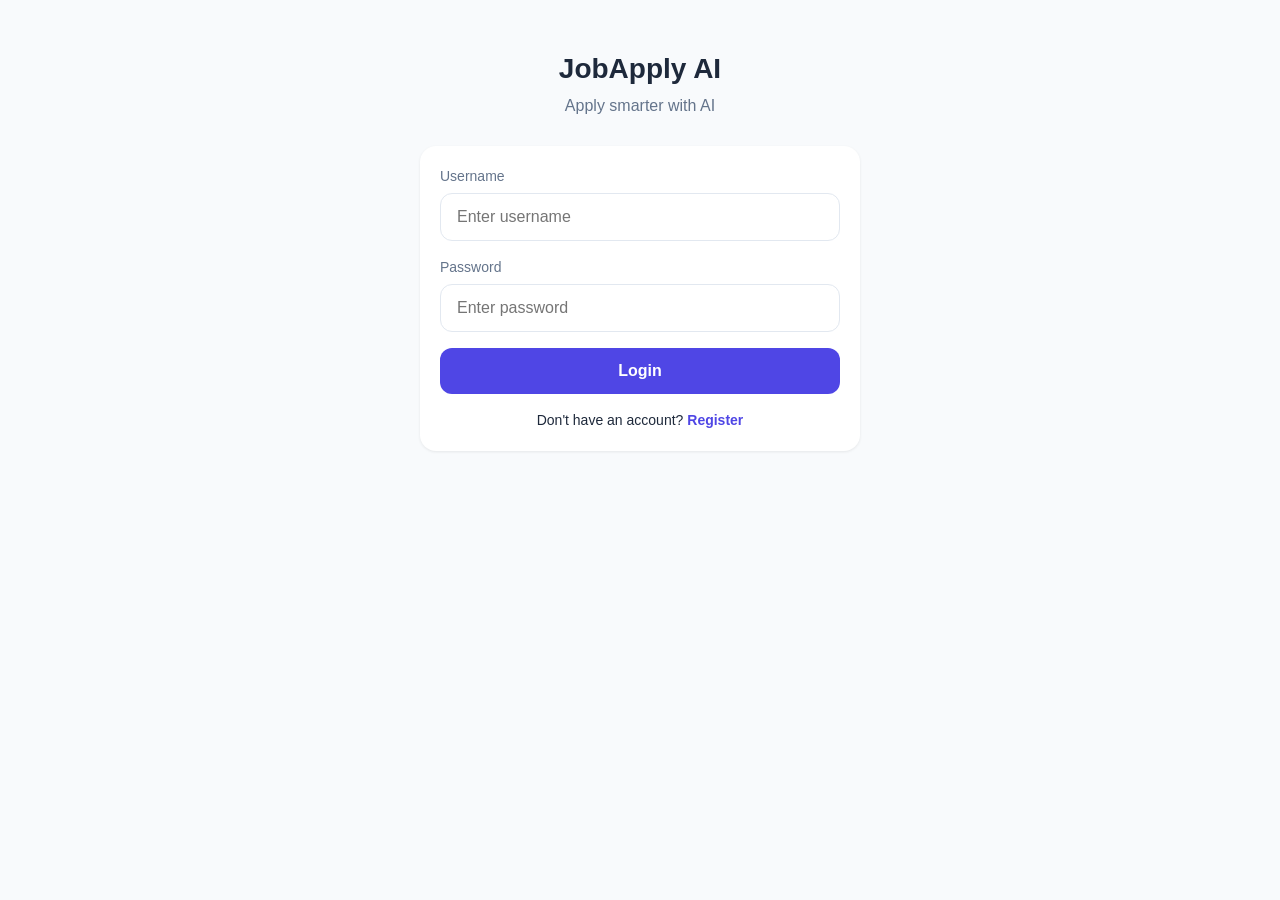
<file: frontend/index.html>
<!DOCTYPE html>
<html lang="en">
<head>
  <meta charset="UTF-8" />
  <meta name="viewport" content="width=device-width, initial-scale=1.0" />
  <meta name="theme-color" content="#4f46e5" />
  <title>JobApply AI</title>

  <link rel="manifest" href="./manifest.json" />
  <link rel="icon" href="./favicon.ico" sizes="any" />
  <link rel="icon" type="image/png" sizes="16x16" href="./favicon-16.png" />
  <link rel="icon" type="image/png" sizes="32x32" href="./favicon-32.png" />
  <link rel="apple-touch-icon" href="./icons/icon192.png" />
  <link rel="stylesheet" href="./css/main.css" />
</head>
<body>
  <div id="app">
    <!-- Screens will be injected here -->
  </div>

  <!-- Toast container -->
  <div id="toast-container"></div>

  <script type="module" src="./js/main.js"></script>
</body>
</html>
</file>
<file: frontend/css/main.css>
:root {
  --primary: #4f46e5;
  --primary-dark: #4338ca;
  --bg: #f8fafc;
  --card: #ffffff;
  --text: #1e293b;
  --text-muted: #64748b;
  --border: #e2e8f0;
  --success: #10b981;
  --danger: #ef4444;
  --radius: 16px;
}

* {
  margin: 0;
  padding: 0;
  box-sizing: border-box;
}

body {
  font-family: -apple-system, BlinkMacSystemFont, "Segoe UI", Roboto, sans-serif;
  background: var(--bg);
  color: var(--text);
  line-height: 1.5;
  min-height: 100vh;
}

#app {
  max-width: 480px;
  margin: 0 auto;
  min-height: 100vh;
  padding-bottom: 80px; /* space for bottom nav */
}

/* ===== Common ===== */
.card {
  background: var(--card);
  border-radius: var(--radius);
  padding: 20px;
  box-shadow: 0 1px 3px rgba(0,0,0,0.08);
  margin-bottom: 16px;
}

.btn {
  display: inline-flex;
  align-items: center;
  justify-content: center;
  gap: 8px;
  padding: 14px 24px;
  border: none;
  border-radius: 12px;
  font-size: 16px;
  font-weight: 600;
  cursor: pointer;
  transition: all 0.2s;
}

.btn-primary {
  background: var(--primary);
  color: white;
  width: 100%;
}

.btn-primary:hover {
  background: var(--primary-dark);
}

.btn-primary:disabled {
  opacity: 0.6;
  cursor: not-allowed;
}

.btn-outline {
  background: transparent;
  border: 2px solid var(--border);
  color: var(--text);
}

input, textarea {
  width: 100%;
  padding: 14px 16px;
  border: 1.5px solid var(--border);
  border-radius: 12px;
  font-size: 16px;
  outline: none;
  transition: border 0.2s;
}

input:focus, textarea:focus {
  border-color: var(--primary);
}

label {
  display: block;
  font-size: 14px;
  font-weight: 500;
  margin-bottom: 6px;
  color: var(--text-muted);
}

.form-group {
  margin-bottom: 16px;
}

/* ===== Bottom Navigation ===== */
.bottom-nav {
  position: fixed;
  bottom: 0;
  left: 0;
  right: 0;
  max-width: 480px;
  margin: 0 auto;
  background: white;
  border-top: 1px solid var(--border);
  display: flex;
  justify-content: space-around;
  padding: 10px 0 16px;
  z-index: 100;
}

.nav-item {
  display: flex;
  flex-direction: column;
  align-items: center;
  gap: 4px;
  font-size: 12px;
  color: var(--text-muted);
  text-decoration: none;
  background: none;
  border: none;
  cursor: pointer;
}

.nav-item.active {
  color: var(--primary);
  font-weight: 600;
}

/* ===== Toast ===== */
#toast-container {
  position: fixed;
  top: 20px;
  left: 50%;
  transform: translateX(-50%);
  z-index: 9999;
  width: 90%;
  max-width: 400px;
}

.toast {
  background: #1e293b;
  color: white;
  padding: 14px 18px;
  border-radius: 12px;
  margin-bottom: 10px;
  font-size: 14px;
  box-shadow: 0 4px 12px rgba(0,0,0,0.15);
  animation: slideIn 0.3s ease;
}

.toast.success { background: var(--success); }
.toast.error { background: var(--danger); }

@keyframes slideIn {
  from { transform: translateY(-20px); opacity: 0; }
  to { transform: translateY(0); opacity: 1; }
}

/* ===== Loading ===== */
.spinner {
  width: 24px;
  height: 24px;
  border: 3px solid rgba(255,255,255,0.3);
  border-top-color: white;
  border-radius: 50%;
  animation: spin 0.7s linear infinite;
}

@keyframes spin {
  to { transform: rotate(360deg); }
}

.hidden { display: none !important; }

/* ===== Auth screens ===== */
.auth-wrap { padding: 48px 20px 20px; }
.auth-title { text-align: center; font-size: 28px; margin-bottom: 4px; }
.auth-sub { text-align: center; color: var(--text-muted); margin-bottom: 28px; }
.auth-switch { text-align: center; margin-top: 16px; font-size: 14px; }
.auth-switch a { color: var(--primary); font-weight: 600; text-decoration: none; }

.field-error { color: var(--danger); font-size: 13px; margin-top: 6px; }

/* ===== Layout helpers ===== */
.page { padding: 20px; }
.page-header { margin-bottom: 20px; }
.page-header h2 { font-size: 22px; }
.back-link { display: inline-block; margin-bottom: 8px; color: var(--primary); text-decoration: none; font-size: 14px; font-weight: 500; }
.muted { color: var(--text-muted); font-size: 14px; }

/* ===== Bottom nav (icon) ===== */
.nav-icon { font-size: 20px; line-height: 1; }
a.nav-item { text-decoration: none; }

/* ===== Badges ===== */
.badge { display: inline-block; padding: 3px 10px; border-radius: 999px; font-size: 12px; font-weight: 600; }
.badge-muted { background: #e2e8f0; color: #475569; }
.badge-info { background: #e0e7ff; color: #4338ca; }
.badge-success { background: #d1fae5; color: #047857; }
.badge-danger { background: #fee2e2; color: #b91c1c; }

/* ===== Loader / empty ===== */
.page-loader { display: flex; flex-direction: column; align-items: center; gap: 12px; padding: 60px 0; }
.spinner-dark { border-color: rgba(79,70,229,0.2); border-top-color: var(--primary); }
.empty-state { text-align: center; padding: 48px 20px; }
.empty-icon { font-size: 44px; margin-bottom: 8px; }
.empty-state h3 { margin-bottom: 6px; }

/* ===== Buttons extra ===== */
.btn-sm { padding: 8px 14px; font-size: 14px; width: auto; }
.btn-danger { background: var(--danger); color: white; }
.btn-block { width: 100%; }


/* ===== Dashboard ===== */
.stat-row { display: grid; grid-template-columns: repeat(3, 1fr); gap: 10px; margin-bottom: 16px; }
.stat-card { background: var(--card); border-radius: 14px; padding: 14px 8px; text-align: center; box-shadow: 0 1px 3px rgba(0,0,0,0.08); }
.stat-value { font-size: 24px; font-weight: 700; color: var(--primary); }
.stat-label { font-size: 12px; color: var(--text-muted); }

.section-head { display: flex; justify-content: space-between; align-items: center; margin: 22px 0 10px; }
.section-head h3 { font-size: 16px; }
.link { color: var(--primary); font-size: 14px; font-weight: 500; text-decoration: none; }

.notice { border: 1.5px dashed var(--primary); }

/* ===== Lists ===== */
.list-card { padding: 4px 16px; }
.list-item { display: flex; align-items: center; justify-content: space-between; gap: 12px; padding: 14px 0; border-bottom: 1px solid var(--border); text-decoration: none; color: inherit; }
.list-item:last-child { border-bottom: none; }
.list-main { min-width: 0; }
.list-title { font-weight: 600; overflow: hidden; text-overflow: ellipsis; white-space: nowrap; }

a.btn { text-decoration: none; }
input[type="file"] { padding: 10px; }

/* ===== Upload ===== */
.dropzone { display: flex; flex-direction: column; align-items: center; gap: 6px; padding: 36px 16px; border: 2px dashed var(--border); border-radius: 14px; text-align: center; cursor: pointer; margin-bottom: 16px; color: var(--text); }
.dropzone:hover { border-color: var(--primary); }
.dropzone-icon { font-size: 36px; }
.preview { width: 100%; max-height: 320px; object-fit: contain; border-radius: 12px; background: #f1f5f9; }

.detail-row { display: flex; justify-content: space-between; gap: 16px; padding: 10px 0; border-bottom: 1px solid var(--border); }
.detail-row:last-of-type { border-bottom: none; }
.detail-row strong { text-align: right; word-break: break-word; }

.chips { display: flex; flex-wrap: wrap; gap: 8px; margin-top: 14px; }
.chip { background: #eef2ff; color: var(--primary-dark); padding: 5px 12px; border-radius: 999px; font-size: 13px; font-weight: 500; }

/* ===== Review ===== */
textarea { resize: vertical; font-family: inherit; line-height: 1.5; }
.email-preview { white-space: pre-wrap; color: var(--text); font-size: 14px; line-height: 1.6; }

/* ===== Tabs ===== */
.tabs { display: flex; gap: 8px; overflow-x: auto; margin-bottom: 14px; padding-bottom: 4px; }
.tab { flex: 0 0 auto; padding: 8px 16px; border: 1.5px solid var(--border); border-radius: 999px; background: white; font-size: 14px; font-weight: 500; color: var(--text-muted); cursor: pointer; }
.tab.active { background: var(--primary); border-color: var(--primary); color: white; }

.attach-row { margin-bottom: 14px; }

/* ===== Modal ===== */
.modal-overlay {
  position: fixed;
  inset: 0;
  background: rgba(0, 0, 0, 0.5);
  display: flex;
  align-items: center;
  justify-content: center;
  padding: 20px;
  z-index: 10000;
  opacity: 0;
  visibility: hidden;
  transition: opacity 0.2s ease, visibility 0.2s ease;
}

.modal-overlay.show {
  opacity: 1;
  visibility: visible;
}

.modal {
  background: white;
  border-radius: 20px;
  padding: 0;
  max-width: 360px;
  width: 100%;
  box-shadow: 0 20px 40px rgba(0,0,0,0.2);
  transform: scale(0.95);
  transition: transform 0.2s ease;
  border: 2px solid var(--border);
}

.modal-overlay.show .modal {
  transform: scale(1);
}

.modal-header {
  display: flex;
  align-items: center;
  gap: 12px;
  padding: 20px 20px 12px;
}

.modal-icon {
  font-size: 28px;
  flex-shrink: 0;
}

.modal-header h3 {
  font-size: 18px;
  font-weight: 700;
  color: var(--text);
  margin: 0;
}

.modal-body {
  padding: 0 20px 16px;
}

.modal-body p {
  font-size: 15px;
  line-height: 1.6;
  color: var(--text);
  margin: 0;
}

.modal-footer {
  display: flex;
  justify-content: flex-end;
  gap: 12px;
  padding: 12px 20px 20px;
  border-top: 1px solid var(--border);
}

.modal-footer .btn {
  flex: 1;
  max-width: 140px;
}

/* Type variants */
.modal.border-danger { border-color: var(--danger); }
.modal.border-warning { border-color: #f59e0b; }
.modal.border-info { border-color: var(--primary); }
.modal.border-success { border-color: var(--success); }

.modal.bg-danger-light .modal-header { background: #fef2f2; border-radius: 18px 18px 0 0; }
.modal.bg-warning-light .modal-header { background: #fffbeb; border-radius: 18px 18px 0 0; }
.modal.bg-info-light .modal-header { background: #eef2ff; border-radius: 18px 18px 0 0; }
.modal.bg-success-light .modal-header { background: #ecfdf5; border-radius: 18px 18px 0 0; }

/* Reduced motion */
@media (prefers-reduced-motion: reduce) {
  .modal-overlay, .modal {
    transition: none;
  }
}

/* ===== Banner ===== */
.banner {
  display: flex;
  align-items: center;
  gap: 12px;
  padding: 16px;
  border: none;
  position: relative;
}

.banner-icon {
  font-size: 24px;
  flex-shrink: 0;
}

.banner-content {
  flex: 1;
  min-width: 0;
}

.banner-content strong {
  display: block;
  font-size: 15px;
  color: var(--text);
}

.banner-content p {
  font-size: 13px;
  line-height: 1.4;
}

.banner .btn-sm {
  flex-shrink: 0;
  padding: 8px 14px;
  font-size: 13px;
}

/* Warning banner */
.banner-warning {
  background: #fffbeb;
  border-left: 4px solid #f59e0b;
}

.banner-warning .banner-icon {
  color: #f59e0b;
}

/* Info banner */
.banner-info {
  background: #eff6ff;
  border-left: 4px solid var(--primary);
}

.banner-info .banner-icon {
  color: var(--primary);
}

/* Success banner */
.banner-success {
  background: #ecfdf5;
  border-left: 4px solid var(--success);
}

.banner-success .banner-icon {
  color: var(--success);
}

/* Danger banner */
.banner-danger {
  background: #fef2f2;
  border-left: 4px solid var(--danger);
}

.banner-danger .banner-icon {
  color: var(--danger);
}
</file>
